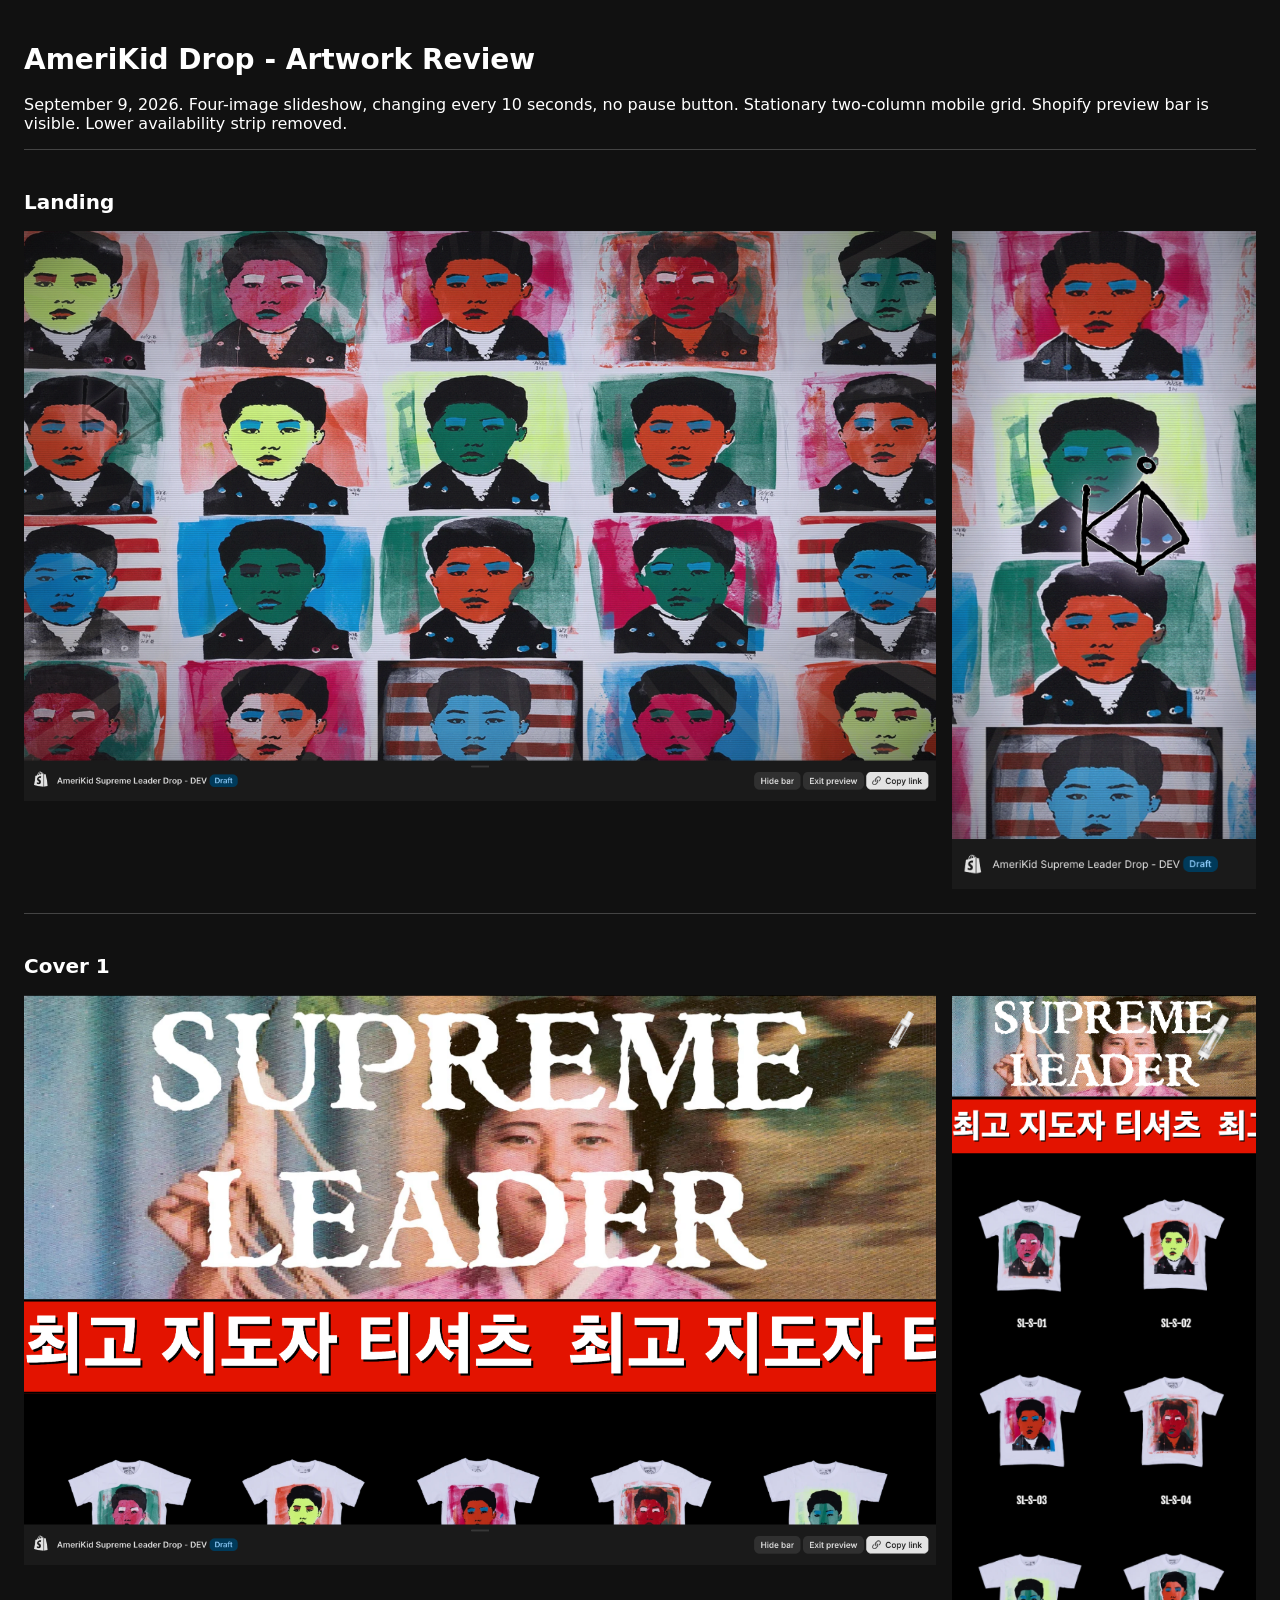
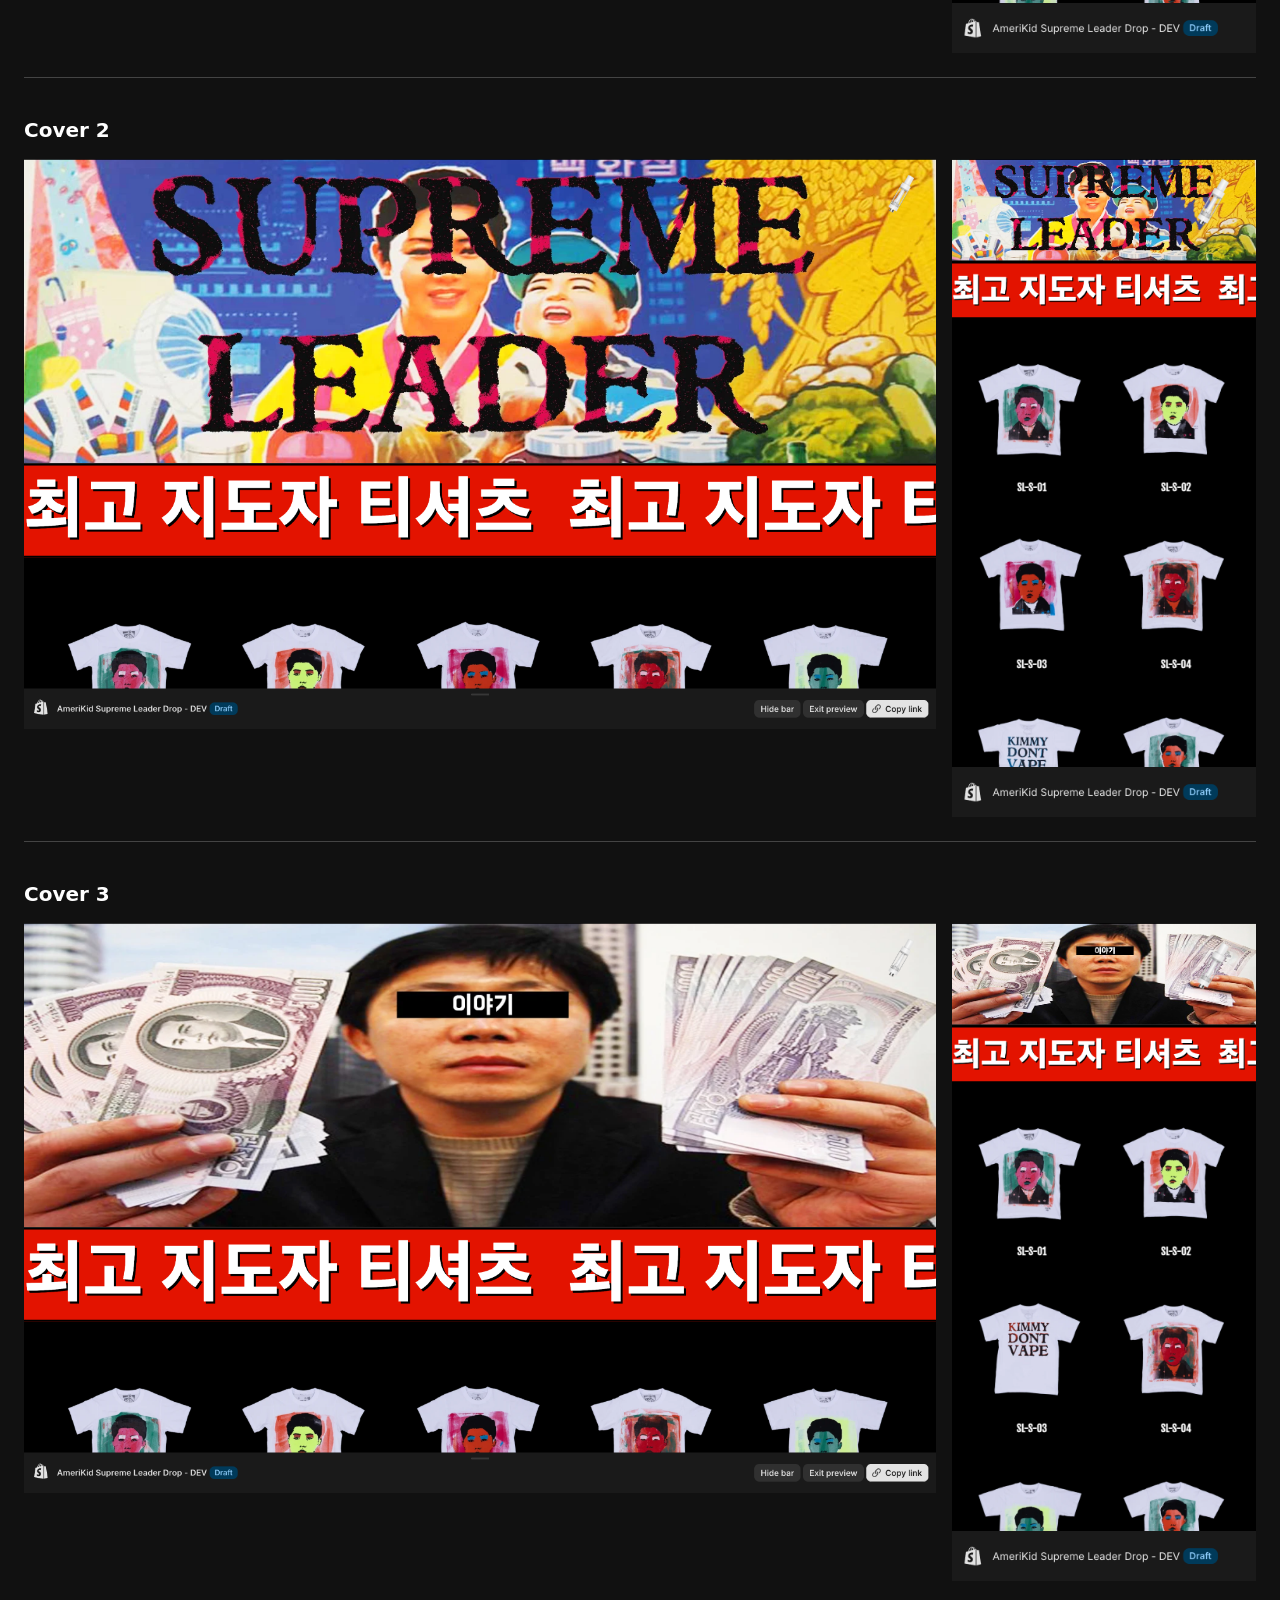
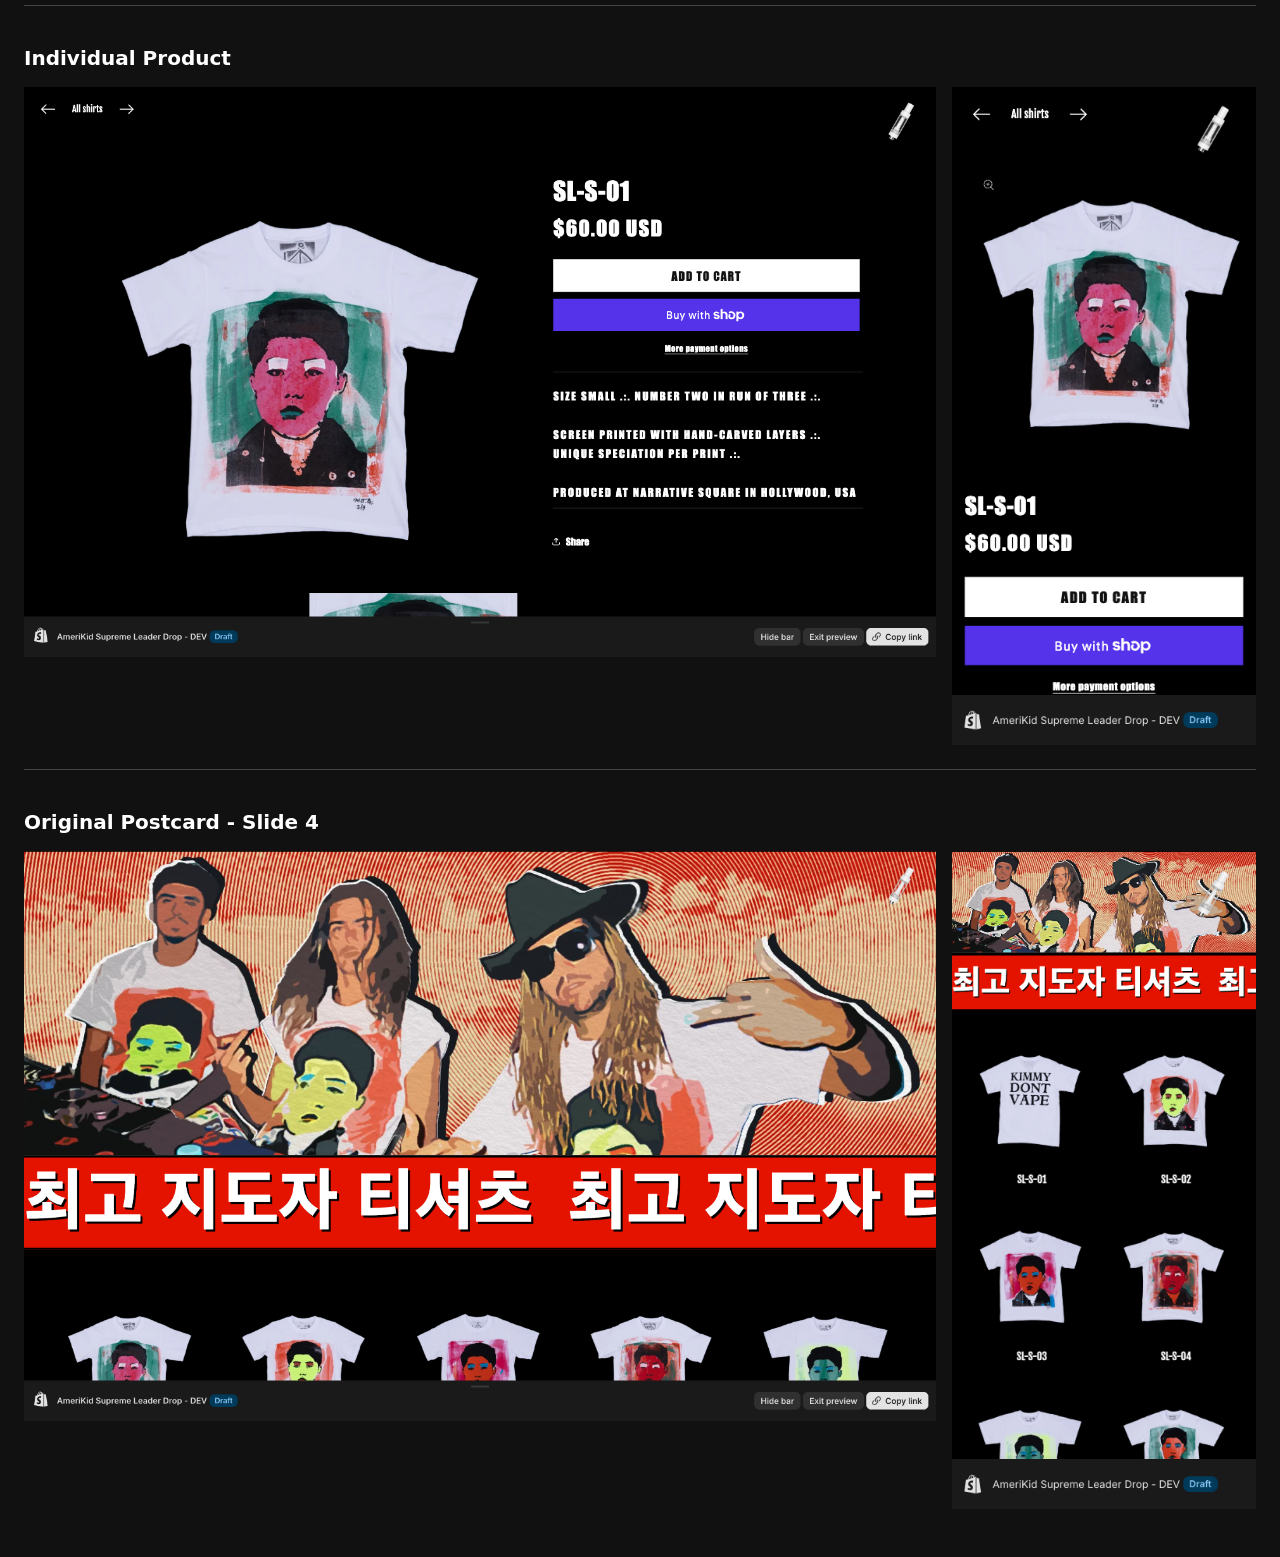
<file: docs/qa/2026-09-09-drop/index.html>
<!doctype html>
<html lang="en"><meta charset="utf-8"><meta name="viewport" content="width=device-width,initial-scale=1"><title>AmeriKid Drop - Artwork Review</title>
<style>body{margin:0;background:#111;color:#fff;font:16px system-ui,sans-serif}main{max-width:1500px;margin:auto;padding:24px}h1{font-size:28px}h2{font-size:20px}section{padding:24px 0;border-top:1px solid #444}.pair{display:grid;grid-template-columns:minmax(0,3fr) minmax(0,1fr);gap:16px;align-items:start}img{display:block;width:100%;height:auto}a{color:inherit}@media(max-width:650px){.pair{grid-template-columns:1fr}.pair a:last-child{max-width:390px}}</style>
<main><h1>AmeriKid Drop - Artwork Review</h1><p>September 9, 2026. Four-image slideshow, changing every 10 seconds, no pause button. Stationary two-column mobile grid. Shopify preview bar is visible. Lower availability strip removed.</p>
<section><h2>Landing</h2><div class="pair"><a href="landing-1440.png"><img src="landing-1440.png" alt="Landing desktop"></a><a href="landing-390.png"><img src="landing-390.png" alt="Landing mobile"></a></div></section>
<section><h2>Cover 1</h2><div class="pair"><a href="cover-1-1440.png"><img src="cover-1-1440.png" alt="Cover 1 desktop"></a><a href="cover-1-390.png"><img src="cover-1-390.png" alt="Cover 1 mobile"></a></div></section>
<section><h2>Cover 2</h2><div class="pair"><a href="cover-2-1440.png"><img src="cover-2-1440.png" alt="Cover 2 desktop"></a><a href="cover-2-390.png"><img src="cover-2-390.png" alt="Cover 2 mobile"></a></div></section>
<section><h2>Cover 3</h2><div class="pair"><a href="cover-3-1440.png"><img src="cover-3-1440.png" alt="Cover 3 desktop"></a><a href="cover-3-390.png"><img src="cover-3-390.png" alt="Cover 3 mobile"></a></div></section>
<section><h2>Individual Product</h2><div class="pair"><a href="product-1440.png"><img src="product-1440.png" alt="Individual Product desktop"></a><a href="product-390.png"><img src="product-390.png" alt="Individual Product mobile"></a></div></section>
<section><h2>Original Postcard - Slide 4</h2><div class="pair"><a href="cover-4-1440.png"><img src="cover-4-1440.png" alt="Original postcard desktop"></a><a href="cover-4-390.png"><img src="cover-4-390.png" alt="Original postcard mobile"></a></div></section>
</main></html>
</file>
